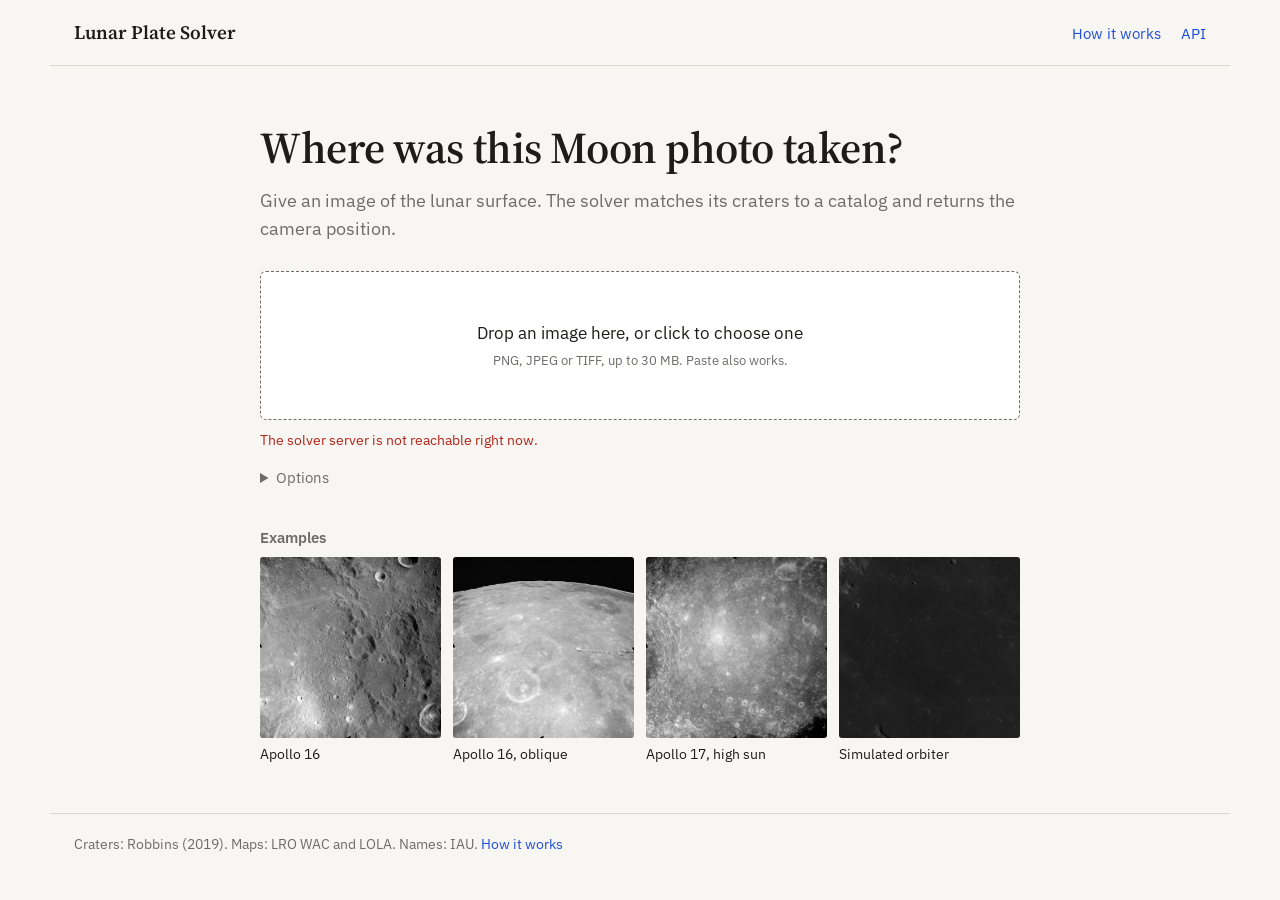
<file: web/index.html>
<!doctype html>
<html lang="en">
<head>
  <meta charset="utf-8">
  <meta name="viewport" content="width=device-width, initial-scale=1">
  <title>Lunar Plate Solver</title>
  <meta name="description" content="Find where a photo of the Moon was taken, from its craters.">
  <link rel="icon" href="assets/favicon.ico" type="image/svg+xml">
  <link rel="preconnect" href="https://fonts.googleapis.com">
  <link rel="preconnect" href="https://fonts.gstatic.com" crossorigin>
  <link href="https://fonts.googleapis.com/css2?family=IBM+Plex+Mono:wght@400;500&family=IBM+Plex+Sans:wght@400;500;600&family=Source+Serif+4:opsz,wght@8..60,500;8..60,600&display=swap" rel="stylesheet">
  <link rel="stylesheet" href="style.css?v=5">
  <script src="config.js?v=4"></script>
  <script type="importmap">
    {"imports": {"three": "https://cdn.jsdelivr.net/npm/three@0.160.0/build/three.module.js",
                 "three/addons/": "https://cdn.jsdelivr.net/npm/three@0.160.0/examples/jsm/"}}
  </script>
</head>
<body>
  <header class="top">
    <a class="brand" href="./" id="home-link">Lunar Plate Solver</a>
    <nav><a href="how.html">How it works</a><a href="how.html#api">API</a></nav>
  </header>

  <main>
    <!-- start -->
    <section id="view-start" class="view">
      <h1>Where was this Moon photo taken?</h1>
      <p class="lead">Give an image of the lunar surface. The solver matches its craters to a catalog and returns the camera position.</p>

      <div class="drop" id="drop" tabindex="0" role="button" aria-label="Choose an image">
        <input type="file" id="file" accept="image/png,image/jpeg,image/tiff,image/webp" hidden>
        <span>Drop an image here, or click to choose one</span>
        <small>PNG, JPEG or TIFF, up to 30 MB. Paste also works.</small>
      </div>
      <p class="offline" id="offline" hidden>The solver server is not reachable right now.</p>

      <details class="options">
        <summary>Options</summary>
        <div class="opt">
          <label>Field of view
            <span class="row"><input type="number" id="opt-fov" min="0" max="170" step="0.1" placeholder="unknown"> °</span>
          </label>
          <label>Orientation
            <select id="opt-parity">
              <option value="both">Detect</option>
              <option value="normal">As taken</option>
              <option value="mirrored">Mirrored</option>
            </select>
          </label>
          <label>Time limit
            <span class="row"><input type="range" id="opt-time" min="5" max="60" value="30"> <span id="opt-time-v">30 s</span></span>
          </label>
          <label class="check" id="refine-row"><input type="checkbox" id="opt-refine"> High precision (experimental)</label>
        </div>
      </details>

      <h2 class="small-head">Examples</h2>
      <div class="examples" id="examples"></div>
    </section>

    <!-- working -->
    <section id="view-work" class="view" hidden>
      <div class="work">
        <img id="work-img" alt="">
        <div id="human"></div>
        <p>Solving… <span id="elapsed">0.0</span> s</p>
        <button class="link" id="cancel">Cancel</button>
      </div>
    </section>

    <!-- result -->
    <section id="view-result" class="view" hidden>
      <div class="bar">
        <button class="link" id="again">← New image</button>
        <span>
          <button class="link" id="dl-png">Overlay PNG</button>
          <button class="link" id="dl-json">JSON</button>
        </span>
      </div>

      <div class="result">
        <div>
          <div class="viewer" id="viewer">
            <canvas id="canvas"></canvas>
            <div class="popup" id="popup" hidden></div>
          </div>
          <div class="under">
            <span class="layers">
              <label><input type="checkbox" data-layer="matched" checked> <i class="k k-matched"></i>matched</label>
              <label title="Catalog craters projected through the solved camera"><input type="checkbox" data-layer="catalog"> <i class="k k-cat"></i>catalog</label>
              <label><input type="checkbox" data-layer="dets"> <i class="k k-dets"></i>all craters</label>
              <label><input type="checkbox" data-layer="grid" checked> <i class="k k-grid"></i>grid</label>
              <label><input type="checkbox" data-layer="names" checked> <i class="k k-names"></i>names</label>
            </span>
            <span class="readout" id="readout">Scroll to zoom, drag to pan, click for details.</span>
          </div>
        </div>

        <aside>
          <h2>Camera</h2>
          <table class="kv" id="summary"></table>
          <p class="near" id="near"></p>
          <p class="note" id="note" hidden></p>
          <button class="link" id="copy-pos">Copy position</button>
        </aside>
      </div>

      <div class="lower">
        <div>
          <div class="panel-head">
            <h2>On the Moon</h2>
            <span><button class="link" id="globe-zoom">Footprint</button> · <button class="link" id="globe-whole">Whole Moon</button></span>
          </div>
          <div class="globe" id="globe"><p class="globe-msg">Loading…</p></div>
          <p class="caption"><i class="k k-foot"></i>image footprint <i class="k k-cam"></i>camera and its view</p>
        </div>
        <div>
          <h2>Named features <span class="muted" id="names-count"></span></h2>
          <ul class="names" id="names"></ul>
        </div>
      </div>
    </section>

    <!-- failure -->
    <section id="view-fail" class="view" hidden>
      <div class="fail">
        <div>
          <h2 id="fail-title">No match</h2>
          <p id="fail-msg"></p>
          <ul id="fail-tips">
            <li>Use a real photo, not a painting or a render.</li>
            <li>Low sun works best. Near full Moon, craters show few shadows.</li>
            <li>The view needs about 15 craters of 1 km or larger.</li>
            <li>If you know the field of view, enter it under Options.</li>
          </ul>
          <p><button class="btn" id="fail-retry">Try again with more time</button> <button class="link" id="fail-back">Choose another image</button></p>
        </div>
        <figure>
          <canvas id="fail-canvas"></canvas>
          <figcaption id="fail-count"></figcaption>
        </figure>
      </div>
    </section>
  </main>

  <footer class="foot">
    Craters: Robbins (2019). Maps: LRO WAC and LOLA. Names: IAU. <a href="how.html">How it works</a>
  </footer>

  <script type="module" src="app.js?v=8"></script>
</body>
</html>
</file>
<file: web/style.css>
:root {
  --bg: #f7f6f2;
  --text: #1c1c1a;
  --muted: #6e6c66;
  --line: #d9d6cd;
  --field: #ffffff;
  --link: #1d4ed8;
  --matched: #2fbf71;
  --dets: #ff9f43;
  --grid: #7cc7ff;
  --names: #ffe27a;
  --foot: #ff5a5a;
  --cam: #4fb3ff;
  --serif: "Source Serif 4", Georgia, serif;
  --sans: "IBM Plex Sans", system-ui, -apple-system, "Segoe UI", sans-serif;
  --mono: "IBM Plex Mono", ui-monospace, Menlo, Consolas, monospace;
  color-scheme: light;
}
@media (prefers-color-scheme: dark) {
  :root {
    --bg: #141413;
    --text: #e8e6e0;
    --muted: #9b988f;
    --line: #34332f;
    --field: #1d1c1a;
    --link: #8ab4ff;
    color-scheme: dark;
  }
}

* { box-sizing: border-box; }
html, body { margin: 0; }
body { background: var(--bg); color: var(--text); font: 16px/1.55 var(--sans); }
a, .link { color: var(--link); text-decoration: none; }
a:hover, .link:hover { text-decoration: underline; }
.link { background: none; border: 0; padding: 0; font: inherit; cursor: pointer; }
h1, h2, h3 { font-family: var(--serif); font-weight: 600; line-height: 1.2; }
h1 { font-size: clamp(30px, 4.5vw, 44px); margin: 0 0 12px; letter-spacing: -.01em; }
h2 { font-size: 20px; margin: 0 0 10px; }
.muted { color: var(--muted); font-weight: 400; }
[hidden] { display: none !important; }
code { font-family: var(--mono); font-size: .9em; }

.top { display: flex; justify-content: space-between; align-items: baseline; gap: 16px;
  max-width: 1180px; margin: 0 auto; padding: 18px 24px; border-bottom: 1px solid var(--line); }
.brand { font-family: var(--serif); font-size: 19px; font-weight: 600; color: var(--text); }
.brand:hover { text-decoration: none; }
.top nav { display: flex; gap: 20px; font-size: 15px; }
main { max-width: 1180px; margin: 0 auto; padding: 0 24px 48px; }

/* start */
#view-start { max-width: 760px; margin: 0 auto; padding-top: 56px; }
.lead { color: var(--muted); font-size: 18px; margin: 0 0 28px; }
.drop { display: flex; flex-direction: column; align-items: center; gap: 4px; padding: 48px 20px; cursor: pointer;
  border: 1.5px dashed var(--muted); border-radius: 6px; background: var(--field); text-align: center; }
.drop span { font-size: 17px; }
.drop small { color: var(--muted); }
.drop:hover, .drop:focus-visible, .drop.over { border-color: var(--text); outline: none; }
.offline { color: #b42318; font-size: 14px; margin: 10px 0 0; }
.options { margin-top: 14px; font-size: 15px; }
.options summary { cursor: pointer; color: var(--muted); }
.opt { display: grid; grid-template-columns: 1fr 1fr; gap: 12px 24px; padding: 14px 0 4px; }
.opt label { display: flex; flex-direction: column; gap: 4px; color: var(--muted); font-size: 14px; }
.opt .row { display: flex; align-items: center; gap: 8px; color: var(--text); }
.opt .check { flex-direction: row; align-items: center; gap: 8px; color: var(--text); }
input[type=number], select { font: inherit; font-size: 15px; color: var(--text); background: var(--field);
  border: 1px solid var(--line); border-radius: 4px; padding: 6px 8px; }
input[type=number] { width: 110px; }
input[type=range] { flex: 1; accent-color: var(--text); }
input[type=checkbox] { accent-color: var(--text); }
.small-head { font-size: 15px; font-family: var(--sans); font-weight: 600; color: var(--muted); margin: 40px 0 10px; }
.examples { display: grid; grid-template-columns: repeat(4, 1fr); gap: 12px; }
.example { padding: 0; border: 0; background: none; color: inherit; font: inherit; text-align: left; cursor: pointer; }
.example img { display: block; width: 100%; aspect-ratio: 1; object-fit: cover; background: #000; border-radius: 3px; }
.example span { display: block; font-size: 13.5px; margin-top: 6px; }
.example:hover span, .example:focus-visible span { text-decoration: underline; }
.example:focus-visible { outline: none; }

/* working */
.work { text-align: center; padding: 56px 0; }
.work img { max-width: min(560px, 100%); max-height: 56vh; display: block; margin: 0 auto 16px; background: #000; opacity: .9; }
.work p { font-family: var(--mono); margin: 0 0 8px; }

/* result */
.bar { display: flex; justify-content: space-between; padding: 18px 0 12px; font-size: 15px; }
.bar span { display: flex; gap: 18px; }
.result { display: grid; grid-template-columns: minmax(0, 1fr) 330px; gap: 28px; align-items: start; }
.viewer { position: relative; height: min(70vh, 720px); min-height: 340px; background: #000; overflow: hidden;
  cursor: crosshair; touch-action: none; border-radius: 3px; }
.viewer canvas { display: block; width: 100%; height: 100%; }
.viewer.dragging { cursor: grabbing; }
.under { display: flex; flex-wrap: wrap; justify-content: space-between; gap: 6px 16px; padding: 8px 0; font-size: 14px; }
.layers { display: flex; flex-wrap: wrap; gap: 14px; }
.layers label { display: inline-flex; align-items: center; gap: 5px; cursor: pointer; }
.readout { font-family: var(--mono); font-size: 13px; color: var(--muted); }
.readout b { color: var(--text); font-weight: 500; }
.k { display: inline-block; width: 10px; height: 10px; border-radius: 50%; border: 2px solid; }
.k-matched { border-color: var(--matched); }
.k-dets { border-color: var(--dets); }
.k-cat { border-color: #9a9a9a; }
.k-grid { border-color: var(--grid); border-radius: 0; }
.k-names { border-color: #d4b106; }
.k-foot { border-color: var(--foot); border-radius: 0; margin-left: 10px; }
.k-cam { border-color: var(--cam); margin-left: 14px; }
.popup { position: absolute; max-width: 270px; padding: 8px 10px; font-size: 13px; color: #eee;
  background: rgba(20, 20, 20, .92); border-radius: 3px; pointer-events: none; }

aside h2 { margin-top: 2px; }
.kv { width: 100%; border-collapse: collapse; font-size: 14.5px; }
.kv th { text-align: left; font-weight: 400; color: var(--muted); padding: 6px 12px 6px 0; vertical-align: top; white-space: nowrap; }
.kv td { font-family: var(--mono); font-size: 13.5px; padding: 6px 0; text-align: right; }
.kv tr { border-bottom: 1px solid var(--line); }
.kv tr.main td { font-size: 16px; font-weight: 500; }
.kv tr.gap th, .kv tr.gap td { padding-top: 16px; }
.near { font-size: 14.5px; margin: 14px 0 6px; }
.note { font-size: 13.5px; color: var(--muted); }

.lower { display: grid; grid-template-columns: minmax(0, 1fr) 330px; gap: 28px; margin-top: 36px; align-items: start; }
.panel-head { display: flex; justify-content: space-between; align-items: baseline; font-size: 14.5px; }
.globe { position: relative; height: 460px; background: #050505; border-radius: 3px; overflow: hidden; }
.globe canvas { display: block; }
.globe-msg { position: absolute; inset: 0; display: grid; place-items: center; color: #888; margin: 0; }
.caption { font-size: 13.5px; color: var(--muted); margin: 6px 0 0; }
.names { list-style: none; margin: 0; padding: 0; max-height: 460px; overflow: auto; font-size: 14.5px; border-top: 1px solid var(--line); }
.names li { display: flex; justify-content: space-between; gap: 10px; padding: 6px 2px; border-bottom: 1px solid var(--line); }
.names li[data-i] { cursor: pointer; }
.names li[data-i]:hover { background: var(--field); }
.names .s { font-family: var(--mono); font-size: 13px; color: var(--muted); white-space: nowrap; }

/* failure */
.fail { display: grid; grid-template-columns: minmax(0, 1fr) minmax(0, 1fr); gap: 32px; padding: 40px 0; }
.fail ul { padding-left: 20px; color: var(--muted); }
.fail li { margin-bottom: 6px; }
.fail figure { margin: 0; }
#fail-canvas { width: 100%; background: #000; border-radius: 3px; }
figcaption { font-size: 13.5px; color: var(--muted); margin-top: 6px; }
.btn { font: inherit; font-size: 15px; padding: 8px 14px; border: 1px solid var(--text); background: var(--text); color: var(--bg);
  border-radius: 4px; cursor: pointer; margin-right: 12px; }

.foot { max-width: 1180px; margin: 0 auto; padding: 20px 24px 40px; border-top: 1px solid var(--line);
  color: var(--muted); font-size: 13.5px; }

/* ---------------------------------------------------------- how it works page */
.doc { max-width: 760px; margin: 0 auto; padding-top: 48px; }
.doc h1 { margin-bottom: 8px; }
.doc h2 { font-size: 24px; margin: 48px 0 12px; padding-top: 8px; }
.doc h3 { font-size: 18px; margin: 28px 0 8px; }
.doc p, .doc li { font-size: 16.5px; }
.doc figure { margin: 24px 0; }
.doc figure svg { width: 100%; height: auto; display: block; }
.doc figcaption { font-size: 14px; }
.doc table { width: 100%; border-collapse: collapse; font-size: 15px; margin: 12px 0; }
.doc th, .doc td { text-align: left; padding: 7px 10px 7px 0; border-bottom: 1px solid var(--line); vertical-align: top; }
.doc th { font-weight: 600; }
.doc td.n { font-family: var(--mono); font-size: 14px; }
.doc pre { background: var(--field); border: 1px solid var(--line); border-radius: 4px; padding: 12px 14px; overflow-x: auto; font-size: 13.5px; }
.doc .toc { font-size: 15px; columns: 2; padding-left: 20px; margin: 20px 0 0; }
.svg-text { fill: var(--text); font-family: var(--sans); font-size: 13px; }
.svg-muted { fill: var(--muted); font-family: var(--sans); font-size: 12px; }
.svg-line { stroke: var(--text); fill: none; }
.svg-box { stroke: var(--line); fill: var(--field); }

@media (max-width: 900px) {
  .result, .lower, .fail { grid-template-columns: minmax(0, 1fr); }
}
@media (max-width: 600px) {
  main, .top, .foot { padding-left: 16px; padding-right: 16px; }
  #view-start { padding-top: 32px; }
  .examples { grid-template-columns: 1fr 1fr; }
  .opt { grid-template-columns: 1fr; }
  .viewer { height: 56vh; }
  .globe { height: 340px; }
  .doc .toc { columns: 1; }
}
.doc .katex-display { overflow-x: auto; overflow-y: hidden; padding: 4px 0; }
.doc table { display: block; overflow-x: auto; }
.flow { list-style: none; padding: 0; margin: 24px 0; display: flex; gap: 22px; flex-wrap: wrap; counter-reset: none; }
.flow li { position: relative; flex: 1 1 120px; border: 1px solid var(--line); background: var(--field); border-radius: 4px;
  padding: 10px 12px; font-size: 15px; }
.flow li b { display: block; font-weight: 600; }
.flow li span { color: var(--muted); font-size: 13.5px; }
.flow li:not(:last-child)::after { content: "→"; position: absolute; right: -17px; top: 50%; transform: translateY(-50%); color: var(--muted); }
@media (max-width: 600px) {
  .flow { flex-direction: column; gap: 18px; }
  .flow li { flex: none; }
  .flow li:not(:last-child)::after { content: "↓"; right: auto; left: 50%; top: auto; bottom: -19px; transform: none; }
}
</file>
